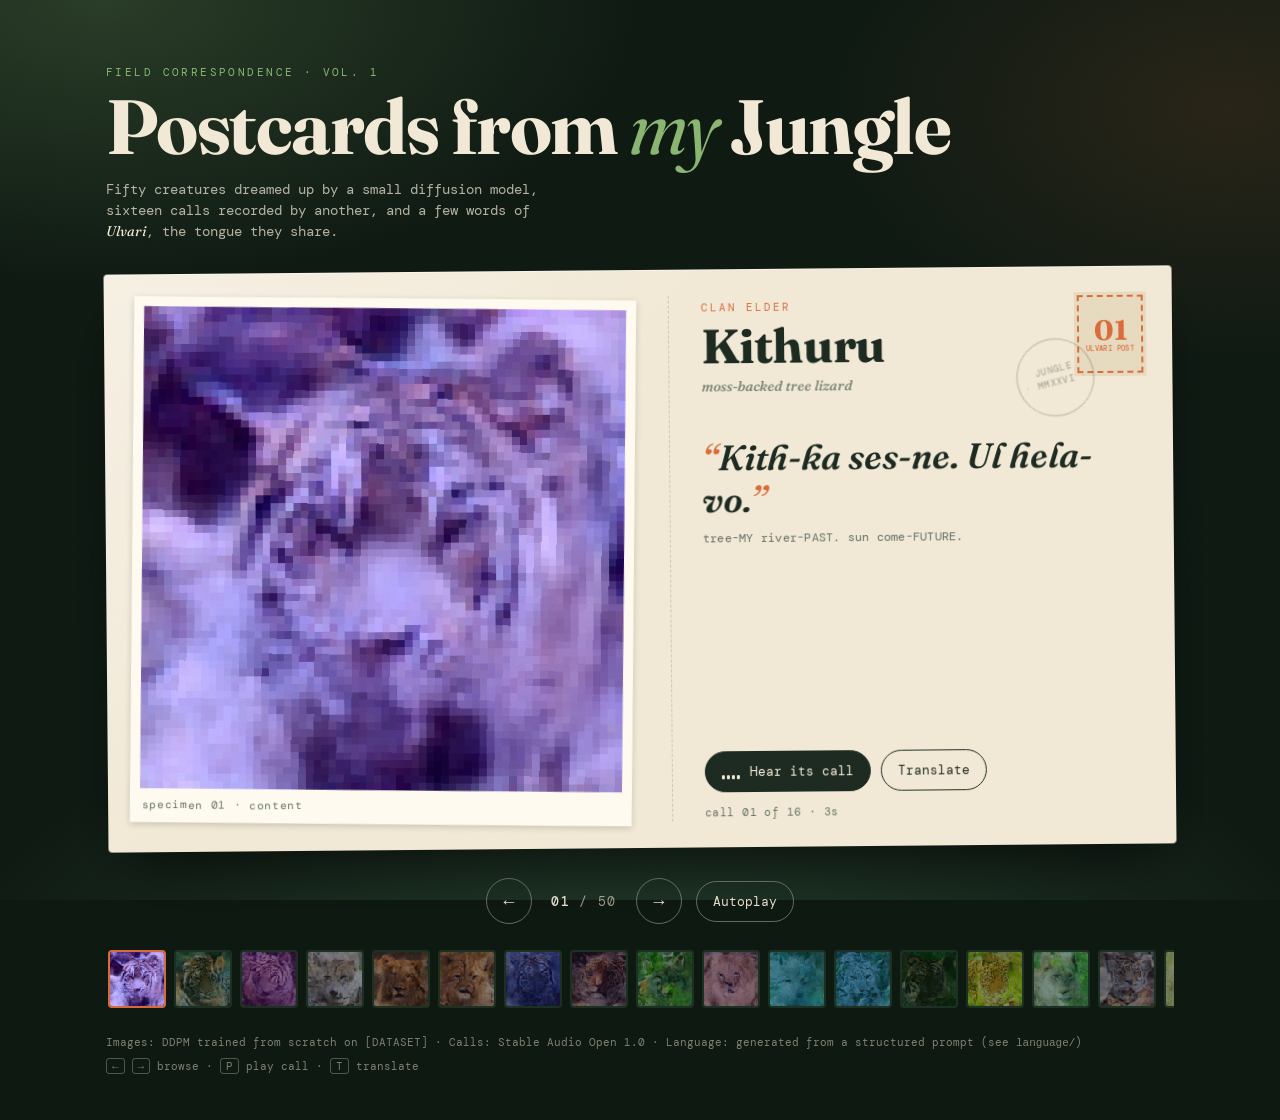
<file: A5/index.html>
<!doctype html>
<html lang="en">
<head>
<meta charset="utf-8">
<meta name="viewport" content="width=device-width, initial-scale=1">
<title>Postcards from My Jungle</title>
<meta name="description" content="A lo-fi jungle of creatures imagined by a small diffusion model, with generated calls and an invented animal language.">
<link rel="preconnect" href="https://fonts.googleapis.com">
<link rel="preconnect" href="https://fonts.gstatic.com" crossorigin>
<link href="https://fonts.googleapis.com/css2?family=DM+Mono:wght@400;500&family=Fraunces:ital,opsz,wght@0,9..144,500;0,9..144,700;1,9..144,400;1,9..144,600&display=swap" rel="stylesheet">
<style>
  :root {
    --night: #0e1912;
    --moss: #2c4a35;
    --leaf: #86b36f;
    --paper: #f1e8d4;
    --paper-2: #e6d9bd;
    --ink: #1c2920;
    --ink-soft: #5d6c60;
    --rust: #d8693a;
    --line: rgba(28, 41, 32, .18);
    --rot: -.5deg;
  }
  * { box-sizing: border-box; }
  html { -webkit-text-size-adjust: 100%; }
  body {
    margin: 0;
    min-height: 100vh;
    background: var(--night);
    color: var(--paper);
    font-family: "DM Mono", ui-monospace, monospace;
    font-size: 14px;
    line-height: 1.5;
    overflow-x: hidden;
  }
  /* film grain */
  body::after {
    content: "";
    position: fixed;
    inset: 0;
    pointer-events: none;
    z-index: 50;
    opacity: .14;
    mix-blend-mode: overlay;
    background-image: url("data:image/svg+xml;utf8,<svg xmlns='http://www.w3.org/2000/svg' width='160' height='160'><filter id='n'><feTurbulence type='fractalNoise' baseFrequency='.9' numOctaves='2' stitchTiles='stitch'/></filter><rect width='100%' height='100%' filter='url(%23n)'/></svg>");
  }
  .canopy {
    position: fixed;
    inset: 0;
    z-index: -1;
    background:
      radial-gradient(60% 45% at 8% 0%, rgba(134, 179, 111, .22), transparent 70%),
      radial-gradient(45% 40% at 96% 12%, rgba(216, 105, 58, .13), transparent 70%),
      radial-gradient(80% 60% at 50% 115%, rgba(44, 74, 53, .75), transparent 70%),
      var(--night);
  }

  .masthead, main, footer { max-width: 1100px; margin: 0 auto; padding-left: 16px; padding-right: 16px; }
  .masthead { padding-top: clamp(32px, 6vw, 64px); padding-bottom: 28px; }
  .kicker { margin: 0 0 10px; font-size: 11px; letter-spacing: .22em; text-transform: uppercase; color: var(--leaf); }
  h1 {
    margin: 0;
    font-family: "Fraunces", Georgia, serif;
    font-weight: 700;
    font-size: clamp(2.4rem, 6.5vw, 4.8rem);
    line-height: .95;
    letter-spacing: -.02em;
  }
  h1 em { font-weight: 400; color: var(--leaf); }
  .lede { max-width: 54ch; margin: 16px 0 0; color: rgba(241, 232, 212, .72); }
  .lang { font-family: "Fraunces", Georgia, serif; font-style: italic; color: var(--paper); }

  /* ---------- postcard ---------- */
  .postcard {
    position: relative;
    display: grid;
    grid-template-columns: minmax(0, 1.05fr) minmax(0, 1fr);
    gap: clamp(16px, 3vw, 36px);
    padding: clamp(14px, 2.5vw, 26px);
    background:
      linear-gradient(135deg, rgba(255, 255, 255, .35), transparent 40%),
      var(--paper);
    color: var(--ink);
    border-radius: 4px;
    box-shadow: 0 30px 60px -22px rgba(0, 0, 0, .7), 0 1px 0 rgba(255, 255, 255, .5) inset;
    transform: rotate(var(--rot));
  }
  .postcard.in { animation: cardIn .45s ease both; }
  @keyframes cardIn {
    from { opacity: 0; transform: rotate(var(--rot)) translateY(10px); }
    to   { opacity: 1; transform: rotate(var(--rot)); }
  }

  .photo {
    margin: 0;
    align-self: start;
    position: relative;
    padding: 10px 10px 34px;
    background: #fffaf0;
    box-shadow: 0 2px 6px rgba(0, 0, 0, .18);
    transform: rotate(1deg);
  }
  .photo img {
    display: block;
    width: 100%;
    aspect-ratio: 1;
    object-fit: cover;
    image-rendering: pixelated;
    background: var(--moss);
  }
  .photo figcaption {
    position: absolute;
    left: 12px; right: 12px; bottom: 9px;
    font-size: 11px;
    letter-spacing: .06em;
    color: var(--ink-soft);
    white-space: nowrap;
    overflow: hidden;
    text-overflow: ellipsis;
  }

  .back {
    position: relative;
    display: flex;
    flex-direction: column;
    min-width: 0;
    padding-left: clamp(16px, 3vw, 32px);
    border-left: 1px dashed var(--line);
  }
  .stamp {
    position: absolute;
    top: 0; right: 0;
    width: 72px; height: 84px;
    display: grid;
    place-items: center;
    align-content: center;
    gap: 2px;
    background: var(--paper-2);
    outline: 2px dashed var(--rust);
    outline-offset: -5px;
    color: var(--rust);
    font-family: "Fraunces", Georgia, serif;
    font-weight: 700;
    font-size: 28px;
    line-height: 1;
  }
  .stamp small { font-family: "DM Mono", monospace; font-weight: 500; font-size: 6.5px; letter-spacing: .06em; }
  .postmark {
    position: absolute;
    top: 46px; right: 52px;
    width: 78px; height: 78px;
    display: grid;
    place-items: center;
    text-align: center;
    border: 1.5px solid rgba(28, 41, 32, .3);
    border-radius: 50%;
    font-size: 8.5px;
    letter-spacing: .16em;
    color: rgba(28, 41, 32, .42);
    transform: rotate(-14deg);
    pointer-events: none;
  }
  .clan, .back h2, .species { margin-right: 96px; }
  .clan { margin-top: 4px; margin-bottom: 0; font-size: 11px; letter-spacing: .18em; text-transform: uppercase; color: var(--rust); }
  .back h2 {
    margin-top: 6px; margin-bottom: 0;
    font-family: "Fraunces", Georgia, serif;
    font-weight: 700;
    font-size: clamp(2rem, 4vw, 3rem);
    line-height: 1;
    letter-spacing: -.01em;
    overflow-wrap: anywhere;
  }
  .species { margin-top: 6px; margin-bottom: 0; font-family: "Fraunces", Georgia, serif; font-style: italic; color: var(--ink-soft); }

  .phrase {
    margin: clamp(22px, 4vw, 40px) 0 8px;
    font-family: "Fraunces", Georgia, serif;
    font-style: italic;
    font-weight: 600;
    font-size: clamp(1.5rem, 3.2vw, 2.2rem);
    line-height: 1.2;
  }
  .phrase::before { content: "“"; color: var(--rust); }
  .phrase::after { content: "”"; color: var(--rust); }
  .gloss { margin: 0; font-size: 12px; color: var(--ink-soft); letter-spacing: .02em; }
  .translation {
    margin: 14px 0 0;
    padding: 8px 12px;
    font-family: "Fraunces", Georgia, serif;
    font-size: 1.05rem;
    background: rgba(134, 179, 111, .2);
    border-left: 3px solid var(--leaf);
  }

  .actions { display: flex; flex-wrap: wrap; gap: 10px; margin-top: auto; padding-top: 26px; }
  .btn {
    display: inline-flex;
    align-items: center;
    gap: 10px;
    padding: 10px 16px;
    font: inherit;
    font-size: 13px;
    color: var(--paper);
    background: var(--ink);
    border: 1.5px solid var(--ink);
    border-radius: 999px;
    cursor: pointer;
    transition: transform .15s, background .15s, color .15s;
  }
  .btn:hover { transform: translateY(-1px); }
  .btn:focus-visible, .nav:focus-visible, .strip button:focus-visible { outline: 2px solid var(--rust); outline-offset: 3px; }
  .btn.ghost { background: transparent; color: var(--ink); }
  .btn.ghost[aria-pressed="true"] { background: var(--leaf); border-color: var(--leaf); color: var(--ink); }
  .bars { display: inline-flex; align-items: flex-end; gap: 2px; height: 14px; }
  .bars i { width: 3px; height: 4px; background: currentColor; border-radius: 1px; }
  .playing .bars i { animation: bar .7s ease-in-out infinite; }
  .playing .bars i:nth-child(2) { animation-delay: -.2s; }
  .playing .bars i:nth-child(3) { animation-delay: -.45s; }
  .playing .bars i:nth-child(4) { animation-delay: -.1s; }
  @keyframes bar { 0%, 100% { height: 3px; } 50% { height: 14px; } }
  .meta { margin: 12px 0 0; font-size: 11px; letter-spacing: .04em; color: var(--ink-soft); }

  /* ---------- controls ---------- */
  .controls { display: flex; align-items: center; justify-content: center; flex-wrap: wrap; gap: 14px; margin: 30px 0 18px; }
  .nav {
    width: 46px; height: 46px;
    border-radius: 50%;
    border: 1.5px solid rgba(241, 232, 212, .4);
    background: transparent;
    color: var(--paper);
    font: inherit;
    font-size: 18px;
    cursor: pointer;
    transition: background .15s;
  }
  .nav:hover { background: rgba(241, 232, 212, .1); }
  .counter { min-width: 76px; text-align: center; font-size: 13px; letter-spacing: .1em; color: rgba(241, 232, 212, .65); }
  .counter b { color: var(--paper); font-weight: 500; }
  .controls .btn.ghost { color: var(--paper); border-color: rgba(241, 232, 212, .4); }
  .controls .btn.ghost[aria-pressed="true"] { color: var(--ink); border-color: var(--leaf); }

  .strip { display: flex; gap: 8px; overflow-x: auto; padding: 8px 2px 14px; scroll-snap-type: x proximity; scrollbar-width: thin; scrollbar-color: var(--moss) transparent; }
  .strip button {
    flex: 0 0 auto;
    width: 58px; height: 58px;
    padding: 0;
    overflow: hidden;
    border: 2px solid transparent;
    border-radius: 4px;
    background: var(--moss);
    opacity: .5;
    cursor: pointer;
    scroll-snap-align: center;
    transition: opacity .2s, border-color .2s;
  }
  .strip button:hover { opacity: .85; }
  .strip button[aria-selected="true"] { opacity: 1; border-color: var(--rust); }
  .strip img { display: block; width: 100%; height: 100%; object-fit: cover; image-rendering: pixelated; }

  footer { padding-top: 12px; padding-bottom: 40px; font-size: 11px; color: rgba(241, 232, 212, .5); }
  footer p { margin: 0 0 6px; }
  kbd { font: inherit; padding: 0 5px; border: 1px solid rgba(241, 232, 212, .3); border-radius: 3px; }

  @media (max-width: 820px) {
    :root { --rot: 0deg; }
    .postcard { grid-template-columns: 1fr; }
    .photo { transform: none; }
    .back { padding-left: 0; padding-top: 20px; border-left: 0; border-top: 1px dashed var(--line); }
    .stamp { top: 20px; width: 60px; height: 70px; font-size: 22px; }
    .postmark { top: 62px; right: 40px; width: 64px; height: 64px; font-size: 7px; }
    .clan, .back h2, .species { margin-right: 76px; }
  }
  @media (prefers-reduced-motion: reduce) {
    .postcard.in, .playing .bars i { animation: none; }
    .btn { transition: none; }
  }
</style>
</head>
<body>
<div class="canopy" aria-hidden="true"></div>

<header class="masthead">
  <p class="kicker">Field correspondence · Vol. 1</p>
  <h1>Postcards from <em>my</em> Jungle</h1>
  <p class="lede">Fifty creatures dreamed up by a small diffusion model, sixteen calls recorded by another, and a few words of <span class="lang">Ulvari</span>, the tongue they share.</p>
</header>

<main>
  <article class="postcard in" id="postcard" aria-live="polite">
    <figure class="photo">
      <img id="photo" alt="">
      <figcaption id="caption">specimen 01</figcaption>
    </figure>

    <div class="back">
      <div class="stamp"><span id="stampNo">01</span><small>ULVARI POST</small></div>
      <div class="postmark" aria-hidden="true">JUNGLE<br>· MMXXVI ·</div>

      <p class="clan" id="clan"></p>
      <h2 id="name"></h2>
      <p class="species" id="species"></p>

      <p class="phrase" id="phrase" lang="x-ulvari"></p>
      <p class="gloss" id="gloss"></p>
      <p class="translation" id="translation" hidden></p>

      <div class="actions">
        <button class="btn play" id="playBtn" type="button">
          <span class="bars" aria-hidden="true"><i></i><i></i><i></i><i></i></span>
          <span id="playLabel">Hear its call</span>
        </button>
        <button class="btn ghost" id="translateBtn" type="button" aria-pressed="false">Translate</button>
      </div>
      <p class="meta" id="meta"></p>
    </div>
  </article>

  <nav class="controls" aria-label="Slideshow">
    <button class="nav" id="prev" type="button" aria-label="Previous postcard">←</button>
    <span class="counter"><b id="current">01</b> / <span id="total">50</span></span>
    <button class="nav" id="next" type="button" aria-label="Next postcard">→</button>
    <button class="btn ghost" id="autoBtn" type="button" aria-pressed="false">Autoplay</button>
  </nav>

  <div class="strip" id="strip" role="tablist" aria-label="All postcards"></div>
</main>

<footer>
  <p>Images: DDPM trained from scratch on [DATASET] · Calls: Stable Audio Open 1.0 · Language: generated from a structured prompt (see <code>language/</code>)</p>
  <p><kbd>←</kbd> <kbd>→</kbd> browse · <kbd>P</kbd> play call · <kbd>T</kbd> translate</p>
</footer>

<script>
(() => {
  const N_IMAGES = 50;

  // 16 phrases — keep in sync with language/phrases.json.
  // `seconds` must match the durations used in sound-generation.ipynb.
  const PHRASES = [
    { clan: "Kithuru",  creature: "moss-backed tree lizard",  seconds: 3,   mood: "content",  phrase: "Kith-ka ses-ne. Ul hela-vo.",      gloss: "tree-MY river-PAST. sun come-FUTURE.",      translation: "My tree has drunk from the river. The sun will come." },
    { clan: "Vashari",  creature: "rain frog",                seconds: 6,   mood: "joyful",   phrase: "Vash vash vash-ru! Aaru-ru ha!",   gloss: "rain rain rain-OUR! sing-WE EMPH!",          translation: "Rain, rain, our rain! We sing!" },
    { clan: "Morthil",  creature: "night owl-moth",           seconds: 9,   mood: "anxious",  phrase: "Lith-ka hela-sh? Mor nim-'i tok.", gloss: "moon-MY come-Q? night small-PL flee.",       translation: "Is my moon coming? The little ones of the night are hiding." },
    { clan: "Shopra",   creature: "fruit bat",                seconds: 4,   mood: "greedy",   phrase: "Sho-'i pra-ne… rrun-ka!",          gloss: "fruit-PL fly-PAST… hunger-MY!",              translation: "The fruits have flown away… and I am hungry!" },
    { clan: "Kuvel",    creature: "stone tortoise",           seconds: 12,  mood: "patient",  phrase: "Ku… ku… vel-ka. Eeh.",             gloss: "stone… stone… friend-MY. here.",             translation: "Stone, stone, my friend. I am here." },
    { clan: "Sesnim",   creature: "river eel",                seconds: 5,   mood: "tender",   phrase: "Ses nim-ru. Ses aaru.",            gloss: "river child-WE. river sing.",                translation: "We are the river's children. The river sings." },
    { clan: "Tokrrun",  creature: "jungle predator",          seconds: 2.5, mood: "menacing", phrase: "Tok! Tok! Rrun-ka ha hela!",       gloss: "flee! flee! hunger-MY EMPH come!",           translation: "Run! Run! My hunger is coming!" },
    { clan: "Ulmira",   creature: "sun bird",                 seconds: 8,   mood: "ecstatic", phrase: "Ul-ka, ul-ru, ul-'i!",             gloss: "sun-MY, sun-OUR, sun-PL!",                   translation: "My sun, our sun, all the suns!" },
    { clan: "Velnim",   creature: "newborn of no known clan", seconds: 3.5, mood: "pleading", phrase: "Vel-ka-sh? Eeh… eeh…",             gloss: "friend-MY-Q? here… here…",                   translation: "Are you my friend? I'm here… I'm here…" },
    { clan: "Lithpra",  creature: "moon glider",              seconds: 15,  mood: "dreamy",   phrase: "Lith pra-vo. Kith-'i mor-ne.",     gloss: "moon fly-FUTURE. tree-PL night-PAST.",       translation: "The moon will fly. The trees have become night." },
    { clan: "Rrunsho",  creature: "seed beetle",              seconds: 4,   mood: "smug",     phrase: "Sho sho sho sho… rrun-ne.",        gloss: "seed seed seed seed… eat-PAST.",             translation: "Seeds, seeds, seeds, seeds… all eaten." },
    { clan: "Aaruvash", creature: "canopy howler",            seconds: 10,  mood: "defiant",  phrase: "Aaaaru-ru! Vash tok, ul hela!",    gloss: "siiing-WE! rain flee, sun come!",            translation: "We sing! Rain, go away; sun, come!" },
    { clan: "Kumor",    creature: "burrower",                 seconds: 7,   mood: "wary",     phrase: "Ku-ka mor. Ul tok-sh?",            gloss: "ground-MY night. sun danger-Q?",             translation: "My ground is dark. Is the sun dangerous?" },
    { clan: "Nimses",   creature: "pond strider",             seconds: 2,   mood: "fretful",  phrase: "Nim, nim, ses-ka ha nim.",         gloss: "small, small, river-MY EMPH small.",         translation: "Small, small, my river is so very small." },
    { clan: "Pravel",   creature: "courting flier",           seconds: 6,   mood: "courting", phrase: "Pra-ka hela… vel-vo-sh?",          gloss: "fly-I come… mate-FUTURE-Q?",                 translation: "I fly to you… will you be my mate?" },
    { clan: "Eehlith",  creature: "the eldest creature",      seconds: 20,  mood: "ancient",  phrase: "Eeh-ne. Eeh. Eeh-vo. Kith hela.",  gloss: "here-PAST. here. here-FUTURE. tree come.",   translation: "I was here. I am here. I will be here. The trees are coming." },
  ];

  const pad = n => String(n).padStart(2, "0");
  const imgSrc = i => `images/animal_${pad(i + 1)}.png`;
  const sndSrc = k => `sounds/sound_${pad(k + 1)}.mp3`;
  const $ = id => document.getElementById(id);

  // small seeded random generator so names and placeholders are stable
  function rng(seed) {
    return () => {
      seed = (seed + 0x6D2B79F5) | 0;
      let t = Math.imul(seed ^ (seed >>> 15), 1 | seed);
      t = (t + Math.imul(t ^ (t >>> 7), 61 | t)) ^ t;
      return ((t ^ (t >>> 14)) >>> 0) / 4294967296;
    };
  }

  // creatures 1–16 are the clan elders; the other 34 get names built from Ulvari syllables
  const SYL = ["ka", "ru", "vel", "ses", "mor", "li", "pra", "sho", "ul", "nim", "thi", "va", "ee", "ko", "rra", "hel", "tok", "su"];
  function nameFor(i) {
    if (i < PHRASES.length) return PHRASES[i].clan;
    const r = rng(i * 7919 + 13);
    const n = r() < .35 ? 3 : 2;
    let s = "";
    for (let j = 0; j < n; j++) s += SYL[Math.floor(r() * SYL.length)];
    return s[0].toUpperCase() + s.slice(1);
  }

  // pixel-art stand-in shown until images/animal_XX.png exists
  const cache = {};
  function placeholder(i) {
    if (cache[i]) return cache[i];
    const S = 48, c = document.createElement("canvas");
    c.width = c.height = S;
    const g = c.getContext("2d"), r = rng(i * 104729 + 7);
    const pals = [
      ["#2c4a35", "#c9733d", "#f1d48a"], ["#1e3a40", "#8fb36b", "#e9e2c8"],
      ["#3a2b40", "#d9895b", "#f3c6a0"], ["#22382c", "#6fa8a0", "#f0e0b0"],
      ["#2f3a1f", "#b5c25a", "#fff1c2"],
    ];
    const [bg, body, hi] = pals[Math.floor(r() * pals.length)];
    g.fillStyle = bg; g.fillRect(0, 0, S, S);
    for (let k = 0; k < 7; k++) {
      g.fillStyle = `rgba(134,179,111,${.12 + r() * .22})`;
      g.beginPath(); g.ellipse(r() * S, r() * S, 3 + r() * 9, 1 + r() * 3, r() * Math.PI, 0, Math.PI * 2); g.fill();
    }
    const cx = S / 2 + (r() - .5) * 6, cy = S / 2 + 3, rx = 9 + r() * 8, ry = 7 + r() * 7;
    g.strokeStyle = body; g.lineWidth = 2;
    const legs = 2 + Math.floor(r() * 5);
    for (let k = 0; k < legs; k++) {
      const a = Math.PI * (.15 + .7 * k / Math.max(legs - 1, 1));
      g.beginPath();
      g.moveTo(cx + Math.cos(a) * rx * .6, cy + Math.sin(a) * ry * .6);
      g.lineTo(cx + Math.cos(a) * (rx + 6), cy + Math.sin(a) * (ry + 7));
      g.stroke();
    }
    g.fillStyle = body; g.beginPath(); g.ellipse(cx, cy, rx, ry, 0, 0, Math.PI * 2); g.fill();
    g.fillStyle = hi;
    const spots = 4 + Math.floor(r() * 6);
    for (let k = 0; k < spots; k++) {
      g.fillRect(Math.round(cx - rx * .7 + r() * rx * 1.4), Math.round(cy - ry * .2 + r() * ry * .8), 1 + Math.round(r()), 1 + Math.round(r()));
    }
    const eyes = 1 + Math.floor(r() * 3);
    for (let k = 0; k < eyes; k++) {
      const ex = cx + (k - (eyes - 1) / 2) * 6, ey = cy - ry * .45;
      g.fillStyle = "#fff8ea"; g.beginPath(); g.arc(ex, ey, 2.6, 0, Math.PI * 2); g.fill();
      g.fillStyle = "#111"; g.fillRect(Math.round(ex), Math.round(ey - 1), 1, 2);
    }
    return (cache[i] = c.toDataURL());
  }

  function withFallback(img, i, onFallback) {
    img.onerror = () => { img.onerror = null; img.src = placeholder(i); if (onFallback) onFallback(); };
    img.src = imgSrc(i);
  }

  // ---------- sound ----------
  const audio = new Audio();
  audio.preload = "none";
  let actx = null, synthStop = null, translated = false, idx = 0, autoTimer = null;

  function setPlaying(on) {
    $("playBtn").classList.toggle("playing", on);
    $("playLabel").textContent = on ? "Listening…" : "Hear its call";
  }
  function stopSound() {
    audio.pause();
    try { audio.currentTime = 0; } catch (e) {}
    if (synthStop) { synthStop(); synthStop = null; }
    setPlaying(false);
  }
  audio.addEventListener("ended", () => setPlaying(false));

  // placeholder call made with Web Audio until sounds/sound_XX.mp3 exists
  function synthCall(k) {
    if (!actx) { setPlaying(false); return; }
    const r = rng(k * 31 + 5), t0 = actx.currentTime + .02, dur = Math.min(PHRASES[k].seconds, 3.2);
    const out = actx.createGain(); out.gain.value = .0001; out.connect(actx.destination);
    const filt = actx.createBiquadFilter(); filt.type = "lowpass"; filt.frequency.value = 1600 + r() * 2200; filt.connect(out);
    const osc = actx.createOscillator(); osc.type = ["sine", "triangle", "sawtooth", "square"][Math.floor(r() * 4)];
    const lfo = actx.createOscillator(), lfoGain = actx.createGain();
    lfo.frequency.value = 3 + r() * 18; lfoGain.gain.value = 20 + r() * 120;
    lfo.connect(lfoGain); lfoGain.connect(osc.frequency); osc.connect(filt);
    const f0 = 180 + r() * 900, chirps = 2 + Math.floor(r() * 5), seg = dur / chirps;
    osc.frequency.setValueAtTime(f0, t0);
    for (let j = 0; j < chirps; j++) {
      const ts = t0 + seg * j;
      osc.frequency.exponentialRampToValueAtTime(f0 * (.5 + r() * 1.6), ts + seg * .8);
      out.gain.setTargetAtTime(.16, ts, .01);
      out.gain.setTargetAtTime(.0001, ts + seg * .6, .04);
    }
    osc.start(t0); lfo.start(t0); osc.stop(t0 + dur + .3); lfo.stop(t0 + dur + .3);
    const timer = setTimeout(() => { setPlaying(false); synthStop = null; }, (dur + .35) * 1000);
    synthStop = () => { clearTimeout(timer); try { osc.stop(); lfo.stop(); } catch (e) {} out.disconnect(); };
    $("meta").textContent += " · placeholder tone (add " + sndSrc(k) + ")";
  }

  function playCall() {
    if ($("playBtn").classList.contains("playing")) { stopSound(); return; }
    const k = idx % PHRASES.length, at = idx;
    try {
      actx = actx || new (window.AudioContext || window.webkitAudioContext)();
      actx.resume();
    } catch (e) { actx = null; }
    audio.src = sndSrc(k);
    setPlaying(true);
    audio.play().catch(err => {
      if (err && err.name === "AbortError") return;
      if (at === idx) synthCall(k);
    });
  }

  // ---------- slideshow ----------
  const strip = $("strip");
  const thumbs = [];
  for (let i = 0; i < N_IMAGES; i++) {
    const b = document.createElement("button");
    b.type = "button";
    b.setAttribute("role", "tab");
    b.setAttribute("aria-label", `Postcard ${i + 1}: ${nameFor(i)}`);
    const im = document.createElement("img");
    im.loading = "lazy"; im.alt = "";
    withFallback(im, i);
    b.appendChild(im);
    b.addEventListener("click", () => show(i));
    strip.appendChild(b);
    thumbs.push(b);
  }
  $("total").textContent = N_IMAGES;

  function show(i) {
    stopSound();
    idx = (i + N_IMAGES) % N_IMAGES;
    const k = idx % PHRASES.length, p = PHRASES[k];
    const card = $("postcard");
    card.classList.remove("in"); void card.offsetWidth; card.classList.add("in");

    $("caption").textContent = `specimen ${pad(idx + 1)} · ${p.mood}`;
    withFallback($("photo"), idx, () => { $("caption").textContent = `placeholder · add ${imgSrc(idx)}`; });
    $("photo").alt = `${nameFor(idx)}, an imagined creature`;

    $("stampNo").textContent = pad(idx + 1);
    $("current").textContent = pad(idx + 1);
    $("name").textContent = nameFor(idx);
    $("clan").textContent = idx < PHRASES.length ? "clan elder" : `of the ${p.clan} clan`;
    $("species").textContent = p.creature;
    $("phrase").textContent = p.phrase;
    $("gloss").textContent = p.gloss;
    $("translation").textContent = p.translation;
    $("translation").hidden = !translated;
    $("meta").textContent = `call ${pad(k + 1)} of ${PHRASES.length} · ${p.seconds}s`;

    thumbs.forEach((t, j) => t.setAttribute("aria-selected", j === idx ? "true" : "false"));
    const t = thumbs[idx];
    strip.scrollTo({ left: t.offsetLeft - strip.clientWidth / 2 + t.clientWidth / 2, behavior: "smooth" });
    history.replaceState(null, "", "#" + pad(idx + 1));
  }

  function toggleTranslate() {
    translated = !translated;
    $("translateBtn").setAttribute("aria-pressed", String(translated));
    $("translation").hidden = !translated;
  }
  function toggleAuto() {
    const on = !autoTimer;
    $("autoBtn").setAttribute("aria-pressed", String(on));
    if (on) autoTimer = setInterval(() => show(idx + 1), 8000);
    else { clearInterval(autoTimer); autoTimer = null; }
  }

  $("prev").addEventListener("click", () => show(idx - 1));
  $("next").addEventListener("click", () => show(idx + 1));
  $("playBtn").addEventListener("click", playCall);
  $("translateBtn").addEventListener("click", toggleTranslate);
  $("autoBtn").addEventListener("click", toggleAuto);

  document.addEventListener("keydown", e => {
    if (e.metaKey || e.ctrlKey || e.altKey) return;
    if (e.key === "ArrowRight") show(idx + 1);
    else if (e.key === "ArrowLeft") show(idx - 1);
    else if (e.key === "p" || e.key === "P") playCall();
    else if (e.key === "t" || e.key === "T") toggleTranslate();
  });

  let touchX = null;
  $("postcard").addEventListener("touchstart", e => { touchX = e.touches[0].clientX; }, { passive: true });
  $("postcard").addEventListener("touchend", e => {
    if (touchX === null) return;
    const dx = e.changedTouches[0].clientX - touchX;
    if (Math.abs(dx) > 45) show(idx + (dx < 0 ? 1 : -1));
    touchX = null;
  });

  const start = parseInt(location.hash.slice(1), 10);
  show(Number.isFinite(start) ? start - 1 : 0);
})();
</script>
</body>
</html>
</file>
